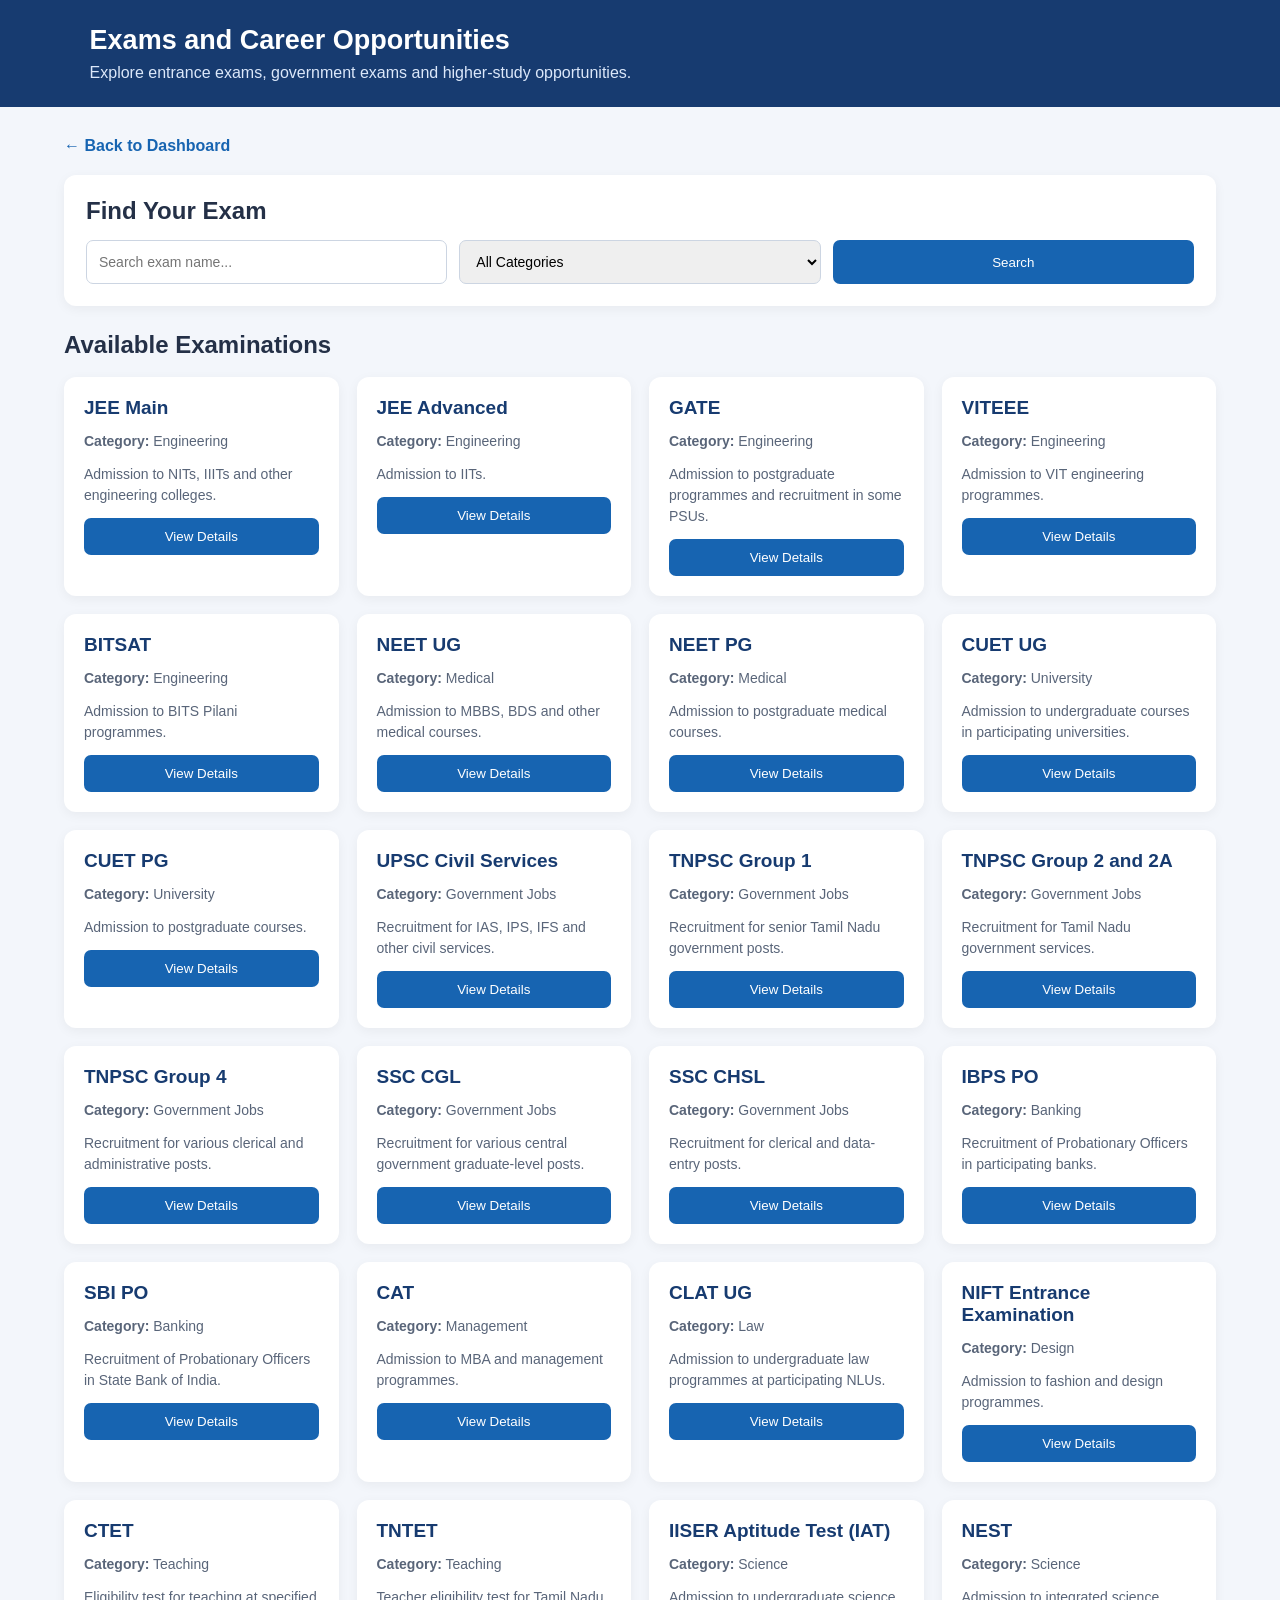
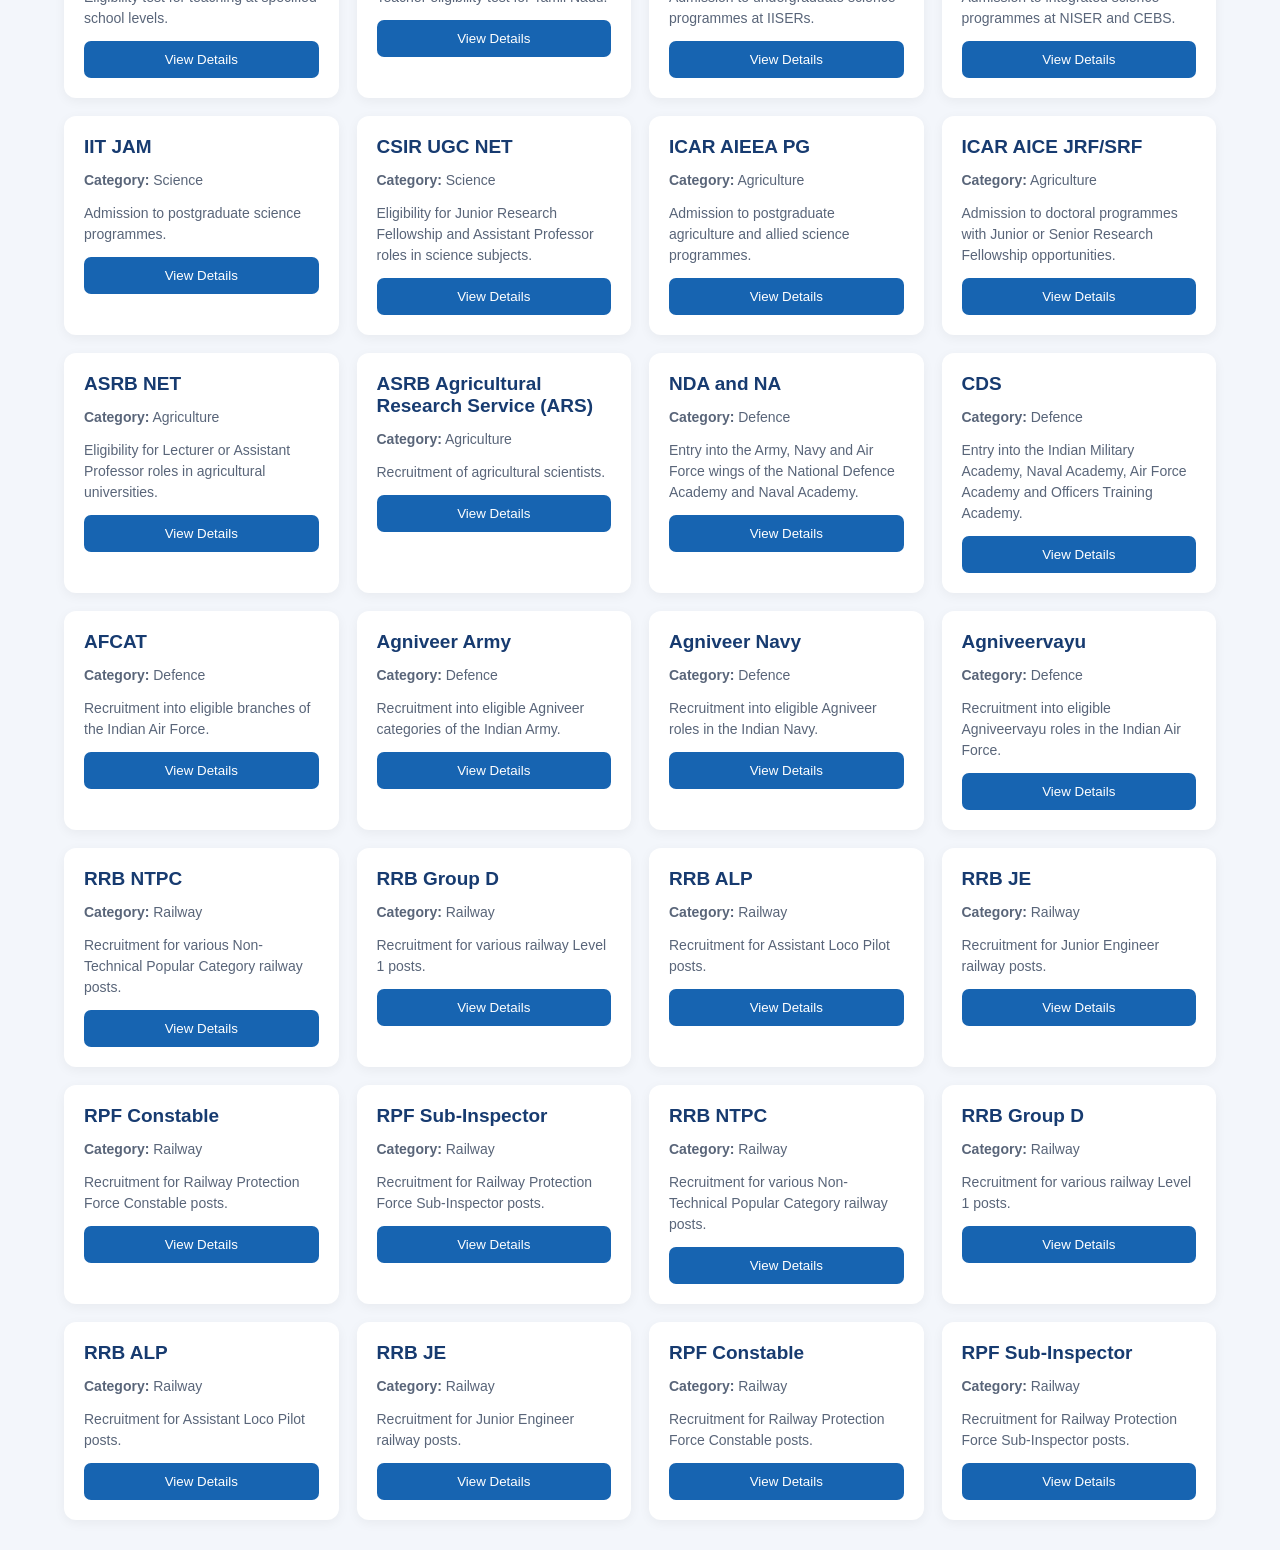
<file: templates/exams.html>
<!DOCTYPE html>
<html lang="en">
<head>
    <meta charset="UTF-8">
    <meta name="viewport" content="width=device-width, initial-scale=1.0">
    <title>Exams - Student Career Guidance</title>

    <style>
        * {
            margin: 0;
            padding: 0;
            box-sizing: border-box;
            font-family: Arial, sans-serif;
        }

        body {
            background: #f3f6fb;
            color: #243047;
        }

        header {
            background: #173b70;
            color: white;
            padding: 25px 7%;
        }

        header h1 {
            font-size: 27px;
        }

        header p {
            margin-top: 8px;
            color: #dce8fa;
        }

        .container {
            width: 90%;
            max-width: 1200px;
            margin: 30px auto;
        }

        .back-link {
            display: inline-block;
            margin-bottom: 20px;
            color: #1764b1;
            text-decoration: none;
            font-weight: bold;
        }

        .filter-box, .details-box {
            background: white;
            padding: 22px;
            border-radius: 12px;
            margin-bottom: 25px;
            box-shadow: 0 3px 12px #0000000d;
        }

        .filter-box h2 {
            margin-bottom: 15px;
        }

        .filters {
            display: grid;
            grid-template-columns: repeat(auto-fit, minmax(190px, 1fr));
            gap: 12px;
        }

        input, select {
            width: 100%;
            padding: 12px;
            border: 1px solid #ccd5e2;
            border-radius: 7px;
            font-size: 14px;
        }

        button, .view-btn {
            background: #1764b1;
            color: white;
            border: none;
            padding: 11px 17px;
            border-radius: 7px;
            cursor: pointer;
            text-decoration: none;
            display: inline-block;
        }

        button:hover, .view-btn:hover {
            background: #10477f;
        }

        .section-title {
            margin: 25px 0 18px;
        }

        .exam-grid {
            display: grid;
            grid-template-columns: repeat(auto-fit, minmax(250px, 1fr));
            gap: 18px;
        }

        .exam-card {
            background: white;
            padding: 20px;
            border-radius: 12px;
            box-shadow: 0 3px 12px #0000000d;
            display: flex;
            flex-direction: column;
            gap: 12px;
        }

        .exam-card h3 {
            color: #173b70;
            font-size: 19px;
        }

        .category {
            color: #1764b1;
            font-size: 13px;
            font-weight: bold;
        }

        .exam-card p {
            color: #596579;
            line-height: 1.5;
            font-size: 14px;
        }

        .view-btn {
            align-self: flex-start;
            margin-top: auto;
        }

        .details-box h2 {
            color: #173b70;
            margin-bottom: 10px;
        }

        .details-box > p {
            color: #596579;
            line-height: 1.6;
            margin-bottom: 15px;
        }

        .detail-item {
            padding: 14px 0;
            border-bottom: 1px solid #e5eaf1;
        }

        .detail-item:last-child {
            border-bottom: none;
        }

        .detail-item h3 {
            color: #174d91;
            font-size: 16px;
            margin-bottom: 7px;
        }

        .detail-item p {
            color: #475569;
            line-height: 1.6;
            font-size: 14px;
            overflow-wrap: anywhere;
        }

        .official-link {
            color: #1764b1;
            font-weight: bold;
        }

        .notice {
            background: #fff7df;
            padding: 14px;
            margin-top: 18px;
            border-left: 4px solid #e5a000;
            color: #72530a;
            line-height: 1.5;
            font-size: 13px;
        }

        .empty-message {
            background: white;
            padding: 25px;
            border-radius: 10px;
            text-align: center;
            color: #64748b;
        }

        @media(max-width: 600px) {
            .container {
                width: 92%;
            }

            header {
                padding: 20px 5%;
            }
        }
    </style>
</head>

<body>

<header>
    <h1>Exams and Career Opportunities</h1>
    <p>Explore entrance exams, government exams and higher-study opportunities.</p>
</header>

<div class="container">

    <a href="{{ url_for('dashboard') }}" class="back-link">
        ← Back to Dashboard
    </a>

    <div id="examList">

        <div class="filter-box">
            <h2>Find Your Exam</h2>

            <div class="filters">

                <input type="text"
                       id="searchInput"
                       placeholder="Search exam name...">

                <select id="categoryFilter">
                    <option value="">All Categories</option>
                    <option>Engineering</option>
                    <option>Medical</option>
                    <option>Science</option>
                    <option>University</option>
                    <option>Government Jobs</option>
                    <option>Banking</option>
                    <option>Railway</option>
                    <option>Management</option>
                    <option>Law</option>
                    <option>Design</option>
                    <option>Agriculture</option>
                    <option>Teaching</option>
                    <option>Defence</option>
                    <option>Other</option>
                </select>

                <button onclick="displayExams()">Search</button>

            </div>
        </div>

        <h2 class="section-title">Available Examinations</h2>

        <div class="exam-grid" id="examCards"></div>

    </div>

    <div id="examDetails" style="display:none;"></div>

</div>

<script>

// PART 5B EXAM DATA WILL BE ADDED HERE
const exams = [
    {
        name: "JEE Main",
        category: "Engineering",
        purpose: "Admission to NITs, IIITs and other engineering colleges.",
        eligibility: "Candidates who passed or are appearing for Class 12.",
        qualification: "Class 12 with required subjects.",
        age: "No fixed age limit; attempt rules apply.",
        subjects: "Physics, Chemistry, Mathematics.",
        pattern: "Computer-based examination with objective questions.",
        selection: "Based on JEE Main rank and counselling.",
        authority: "National Testing Agency (NTA).",
        website: "https://jeemain.nta.nic.in/"
    },
    {
        name: "JEE Advanced",
        category: "Engineering",
        purpose: "Admission to IITs.",
        eligibility: "Candidates who qualify JEE Main and meet other criteria.",
        qualification: "Class 12 or equivalent with required subjects.",
        age: "As specified in the official notification.",
        subjects: "Physics, Chemistry, Mathematics.",
        pattern: "Computer-based examination with multiple question types.",
        selection: "Based on JEE Advanced rank.",
        authority: "IIT conducting the examination.",
        website: "https://jeeadv.ac.in/"
    },
    {
        name: "GATE",
        category: "Engineering",
        purpose: "Admission to postgraduate programmes and recruitment in some PSUs.",
        eligibility: "Eligible undergraduate students and graduates.",
        qualification: "Relevant degree in Engineering, Science, Technology or related fields.",
        age: "No age limit.",
        subjects: "Subject-specific syllabus and General Aptitude.",
        pattern: "Computer-based examination.",
        selection: "GATE score and institute or employer requirements.",
        authority: "IISc and IITs.",
        website: "https://gate2027.iitg.ac.in/"
    },
    {
        name: "VITEEE",
        category: "Engineering",
        purpose: "Admission to VIT engineering programmes.",
        eligibility: "Candidates who meet VIT admission requirements.",
        qualification: "Class 12 with required subjects.",
        age: "As specified in the admission notification.",
        subjects: "Physics, Chemistry, Mathematics or Biology, English and Aptitude.",
        pattern: "Computer-based examination.",
        selection: "Entrance score and counselling.",
        authority: "Vellore Institute of Technology.",
        website: "https://viteee.vit.ac.in/"
    },
    {
        name: "BITSAT",
        category: "Engineering",
        purpose: "Admission to BITS Pilani programmes.",
        eligibility: "Candidates satisfying BITS admission requirements.",
        qualification: "Class 12 with required subjects.",
        age: "As specified in the official notification.",
        subjects: "Physics, Chemistry, Mathematics, English and Logical Reasoning.",
        pattern: "Computer-based examination.",
        selection: "BITSAT score and admission process.",
        authority: "BITS Pilani.",
        website: "https://www.bitsadmission.com/"
    },
    {
        name: "NEET UG",
        category: "Medical",
        purpose: "Admission to MBBS, BDS and other medical courses.",
        eligibility: "Candidates meeting the NEET eligibility criteria.",
        qualification: "Class 12 with Physics, Chemistry and Biology/Biotechnology and English.",
        age: "Minimum age is generally 17 years by the prescribed date.",
        subjects: "Physics, Chemistry and Biology.",
        pattern: "Pen-and-paper examination with objective questions.",
        selection: "NEET score, merit list and counselling.",
        authority: "National Testing Agency (NTA).",
        website: "https://exams.nta.nic.in/neet-ug/"
    },
    {
        name: "NEET PG",
        category: "Medical",
        purpose: "Admission to postgraduate medical courses.",
        eligibility: "Candidates meeting the current NEET PG criteria.",
        qualification: "MBBS degree and required internship completion.",
        age: "No fixed upper age limit.",
        subjects: "MBBS-level medical subjects.",
        pattern: "Computer-based examination.",
        selection: "Score, merit list and counselling.",
        authority: "National Board of Examinations in Medical Sciences.",
        website: "https://natboard.edu.in/"
    },
    {
        name: "CUET UG",
        category: "University",
        purpose: "Admission to undergraduate courses in participating universities.",
        eligibility: "Class 12 passed or appearing candidates, subject to university rules.",
        qualification: "Class 12 or equivalent.",
        age: "Depends on the university and course.",
        subjects: "Language, domain subjects and General Aptitude Test as applicable.",
        pattern: "Computer-based examination.",
        selection: "CUET score and university admission criteria.",
        authority: "National Testing Agency (NTA).",
        website: "https://exams.nta.nic.in/cuet-ug/"
    },
    {
        name: "CUET PG",
        category: "University",
        purpose: "Admission to postgraduate courses.",
        eligibility: "Candidates meeting the participating university requirements.",
        qualification: "Relevant bachelor's degree.",
        age: "Depends on the university.",
        subjects: "Subject-specific syllabus.",
        pattern: "Computer-based examination.",
        selection: "CUET PG score and university admission process.",
        authority: "National Testing Agency (NTA).",
        website: "https://exams.nta.nic.in/cuet-pg/"
    },{
        name: "UPSC Civil Services",
        category: "Government Jobs",
        purpose: "Recruitment for IAS, IPS, IFS and other civil services.",
        eligibility: "Eligible Indian citizens as per notification.",
        qualification: "Recognised bachelor's degree.",
        age: "Generally 21–32 years for General category, with relaxations.",
        subjects: "General Studies, CSAT, current affairs and optional subject.",
        pattern: "Preliminary, Main and Interview.",
        selection: "Prelims, Mains and Personality Test.",
        authority: "Union Public Service Commission.",
        website: "https://upsc.gov.in/"
    },
    {
        name: "TNPSC Group 1",
        category: "Government Jobs",
        purpose: "Recruitment for senior Tamil Nadu government posts.",
        eligibility: "Candidates meeting the post-specific rules.",
        qualification: "Generally a bachelor's degree.",
        age: "Varies by post and category.",
        subjects: "General Studies, Aptitude and relevant topics.",
        pattern: "Preliminary, Main and Interview.",
        selection: "Prelims, Mains and Interview.",
        authority: "Tamil Nadu Public Service Commission.",
        website: "https://www.tnpsc.gov.in/"
    },
    {
        name: "TNPSC Group 2 and 2A",
        category: "Government Jobs",
        purpose: "Recruitment for Tamil Nadu government services.",
        eligibility: "As specified for each post.",
        qualification: "Degree or other specified qualification.",
        age: "Varies by post and category.",
        subjects: "General Studies, Aptitude and General Tamil or English.",
        pattern: "Written examination; selection stages vary by post.",
        selection: "Written examination and other required stages.",
        authority: "Tamil Nadu Public Service Commission.",
        website: "https://www.tnpsc.gov.in/"
    },
    {
        name: "TNPSC Group 4",
        category: "Government Jobs",
        purpose: "Recruitment for various clerical and administrative posts.",
        eligibility: "Candidates meeting post-specific requirements.",
        qualification: "Generally SSLC or equivalent for many posts.",
        age: "Varies by post and category.",
        subjects: "General Studies, Aptitude and General Tamil or English.",
        pattern: "Written objective examination.",
        selection: "Written examination and certificate verification.",
        authority: "Tamil Nadu Public Service Commission.",
        website: "https://www.tnpsc.gov.in/"
    },
    {
        name: "SSC CGL",
        category: "Government Jobs",
        purpose: "Recruitment for various central government graduate-level posts.",
        eligibility: "Candidates meeting the post-specific criteria.",
        qualification: "Bachelor's degree.",
        age: "Usually 18–32 years, depending on the post.",
        subjects: "Reasoning, General Awareness, Quantitative Aptitude and English.",
        pattern: "Computer-based examination in tiers.",
        selection: "Tier examinations and document verification.",
        authority: "Staff Selection Commission.",
        website: "https://ssc.gov.in/"
    },
    {
        name: "SSC CHSL",
        category: "Government Jobs",
        purpose: "Recruitment for clerical and data-entry posts.",
        eligibility: "Candidates meeting the notification criteria.",
        qualification: "Class 12 or equivalent.",
        age: "Usually 18–27 years, with applicable relaxations.",
        subjects: "Reasoning, General Awareness, Quantitative Aptitude and English.",
        pattern: "Computer-based examination and skill or typing test as applicable.",
        selection: "Written examination and required skill tests.",
        authority: "Staff Selection Commission.",
        website: "https://ssc.gov.in/"
    },
    {
        name: "IBPS PO",
        category: "Banking",
        purpose: "Recruitment of Probationary Officers in participating banks.",
        eligibility: "Candidates meeting IBPS notification criteria.",
        qualification: "Bachelor's degree.",
        age: "Usually 20–30 years, with applicable relaxations.",
        subjects: "Reasoning, Quantitative Aptitude, English and Banking Awareness.",
        pattern: "Preliminary, Main and Interview.",
        selection: "Prelims, Mains and Interview.",
        authority: "Institute of Banking Personnel Selection.",
        website: "https://www.ibps.in/"
    },
    {
        name: "SBI PO",
        category: "Banking",
        purpose: "Recruitment of Probationary Officers in State Bank of India.",
        eligibility: "Candidates meeting SBI notification criteria.",
        qualification: "Bachelor's degree.",
        age: "Usually 21–30 years, with applicable relaxations.",
        subjects: "Reasoning, Data Analysis, English and General Awareness.",
        pattern: "Preliminary, Main and Interview-related stages.",
        selection: "Prelims, Mains and final selection stages.",
        authority: "State Bank of India.",
        website: "https://sbi.co.in/web/careers"
    },
    {
        name: "CAT",
        category: "Management",
        purpose: "Admission to MBA and management programmes.",
        eligibility: "Candidates meeting participating institute criteria.",
        qualification: "Bachelor's degree with required marks.",
        age: "No age limit.",
        subjects: "Verbal Ability, Reading Comprehension, Data Interpretation, Logical Reasoning and Quantitative Aptitude.",
        pattern: "Computer-based examination.",
        selection: "CAT score, written assessment, interview and institute criteria.",
        authority: "IIMs.",
        website: "https://iimcat.ac.in/"
    },
    {
        name: "CLAT UG",
        category: "Law",
        purpose: "Admission to undergraduate law programmes at participating NLUs.",
        eligibility: "Candidates meeting CLAT eligibility rules.",
        qualification: "Class 12 or equivalent.",
        age: "No upper age limit under current general rules.",
        subjects: "English, Current Affairs, Legal Reasoning, Logical Reasoning and Quantitative Techniques.",
        pattern: "Objective examination.",
        selection: "CLAT rank and counselling.",
        authority: "Consortium of National Law Universities.",
        website: "https://consortiumofnlus.ac.in/"
    },
    {
        name: "NIFT Entrance Examination",
        category: "Design",
        purpose: "Admission to fashion and design programmes.",
        eligibility: "Depends on the programme.",
        qualification: "Class 12 for undergraduate programmes.",
        age: "Depends on programme and admission notification.",
        subjects: "Creative Ability, General Ability and other programme-specific areas.",
        pattern: "Written tests and practical or interview stages as applicable.",
        selection: "Entrance tests and further selection stages.",
        authority: "National Institute of Fashion Technology.",
        website: "https://www.nift.ac.in/"
    },
    {
        name: "CTET",
        category: "Teaching",
        purpose: "Eligibility test for teaching at specified school levels.",
        eligibility: "Candidates meeting teacher education requirements.",
        qualification: "D.El.Ed, B.Ed or other NCTE-recognised qualifications as applicable.",
        age: "No fixed upper age limit.",
        subjects: "Child Development, Languages, Mathematics, Environmental Studies and subject areas.",
        pattern: "Objective examination with Paper I and Paper II.",
        selection: "Qualifying marks as specified by the authority.",
        authority: "Central Board of Secondary Education.",
        website: "https://ctet.nic.in/"
    },
    {
        name: "TNTET",
        category: "Teaching",
        purpose: "Teacher eligibility test for Tamil Nadu.",
        eligibility: "Candidates meeting the prescribed teacher education criteria.",
        qualification: "Relevant teacher education qualification.",
        age: "As specified in the notification.",
        subjects: "Child Development, Languages, Mathematics, Science or Social Science.",
        pattern: "Paper I and Paper II.",
        selection: "Qualifying examination.",
        authority: "Teachers Recruitment Board, Tamil Nadu.",
        website: "https://trb.tn.gov.in/"
    },
    {
        name: "IISER Aptitude Test (IAT)",
        category: "Science",
        purpose: "Admission to undergraduate science programmes at IISERs.",
        eligibility: "Candidates meeting the current IISER admission rules.",
        qualification: "Class 12 with required science subjects.",
        age: "As specified in the admission notification.",
        subjects: "Biology, Chemistry, Mathematics and Physics.",
        pattern: "Computer-based objective examination.",
        selection: "IAT score and counselling.",
        authority: "IISER admission authority.",
        website: "https://iiseradmission.in/"
    },
    {
        name: "NEST",
        category: "Science",
        purpose: "Admission to integrated science programmes at NISER and CEBS.",
        eligibility: "Candidates meeting the NEST eligibility rules.",
        qualification: "Class 12 with science subjects.",
        age: "As specified in the notification.",
        subjects: "Biology, Chemistry, Mathematics and Physics.",
        pattern: "Computer-based examination.",
        selection: "NEST merit list and admission process.",
        authority: "NISER and UM-DAE CEBS.",
        website: "https://www.nestexam.in/"
    },
    {
        name: "IIT JAM",
        category: "Science",
        purpose: "Admission to postgraduate science programmes.",
        eligibility: "Candidates meeting the JAM admission requirements.",
        qualification: "Bachelor's degree.",
        age: "No age limit.",
        subjects: "Mathematics, Physics, Chemistry, Biotechnology and other available papers.",
        pattern: "Computer-based examination.",
        selection: "JAM score and admission process.",
        authority: "IIT conducting the examination.",
        website: "https://jam2027.iitb.ac.in/"
    },
    {
        name: "CSIR UGC NET",
        category: "Science",
        purpose: "Eligibility for Junior Research Fellowship and Assistant Professor roles in science subjects.",
        eligibility: "Candidates meeting the CSIR NET criteria.",
        qualification: "Relevant postgraduate degree or eligible equivalent qualification.",
        age: "Age limit applies for JRF; rules differ for other categories.",
        subjects: "Life Sciences, Chemical Sciences, Physical Sciences, Mathematical Sciences and Earth Sciences.",
        pattern: "Computer-based examination.",
        selection: "Examination score and applicable eligibility criteria.",
        authority: "National Testing Agency and CSIR.",
        website: "https://csirnet.nta.ac.in/"
    },{
        name: "ICAR AIEEA PG",
        category: "Agriculture",
        purpose: "Admission to postgraduate agriculture and allied science programmes.",
        eligibility: "Candidates meeting ICAR admission requirements.",
        qualification: "Relevant bachelor's degree.",
        age: "As specified in the admission notification.",
        subjects: "Agriculture and allied subject-specific topics.",
        pattern: "Computer-based examination.",
        selection: "Entrance score and counselling.",
        authority: "National Testing Agency / ICAR.",
        website: "https://exams.nta.nic.in/"
    },
    {
        name: "ICAR AICE JRF/SRF",
        category: "Agriculture",
        purpose: "Admission to doctoral programmes with Junior or Senior Research Fellowship opportunities.",
        eligibility: "Candidates meeting the current ICAR fellowship criteria.",
        qualification: "Relevant postgraduate degree.",
        age: "As specified in the official notification.",
        subjects: "Agriculture and allied research subjects.",
        pattern: "As specified in the examination notification.",
        selection: "Entrance examination and applicable admission criteria.",
        authority: "Indian Council of Agricultural Research.",
        website: "https://icar.org.in/"
    },
    {
        name: "ASRB NET",
        category: "Agriculture",
        purpose: "Eligibility for Lecturer or Assistant Professor roles in agricultural universities.",
        eligibility: "Candidates meeting ASRB eligibility rules.",
        qualification: "Relevant master's degree.",
        age: "No upper age limit generally; check notification.",
        subjects: "Agriculture and allied science subjects.",
        pattern: "Computer-based examination.",
        selection: "Qualifying examination.",
        authority: "Agricultural Scientists Recruitment Board.",
        website: "https://asrb.org.in/"
    },
    {
        name: "ASRB Agricultural Research Service (ARS)",
        category: "Agriculture",
        purpose: "Recruitment of agricultural scientists.",
        eligibility: "Candidates meeting ARS recruitment requirements.",
        qualification: "Relevant postgraduate qualification.",
        age: "As specified in the recruitment notification.",
        subjects: "Agriculture and allied research subjects.",
        pattern: "Preliminary and main examination stages as notified.",
        selection: "Written examination and interview.",
        authority: "Agricultural Scientists Recruitment Board.",
        website: "https://asrb.org.in/"
    },{
        name: "NDA and NA",
        category: "Defence",
        purpose: "Entry into the Army, Navy and Air Force wings of the National Defence Academy and Naval Academy.",
        eligibility: "Candidates meeting UPSC eligibility conditions.",
        qualification: "Class 12; Physics and Mathematics are required for specified Navy and Air Force entries.",
        age: "As specified in the UPSC notification.",
        subjects: "Mathematics and General Ability Test.",
        pattern: "Written examination followed by SSB interview.",
        selection: "Written exam, SSB interview and medical examination.",
        authority: "Union Public Service Commission.",
        website: "https://upsc.gov.in/"
    },
    {
        name: "CDS",
        category: "Defence",
        purpose: "Entry into the Indian Military Academy, Naval Academy, Air Force Academy and Officers Training Academy.",
        eligibility: "Candidates meeting academy-specific eligibility rules.",
        qualification: "Degree; specific qualifications apply for Naval and Air Force entries.",
        age: "As specified in the UPSC notification.",
        subjects: "English, General Knowledge and Elementary Mathematics; papers vary by academy.",
        pattern: "Written examination followed by SSB interview.",
        selection: "Written exam, SSB interview and medical examination.",
        authority: "Union Public Service Commission.",
        website: "https://upsc.gov.in/"
    },
    {
        name: "AFCAT",
        category: "Defence",
        purpose: "Recruitment into eligible branches of the Indian Air Force.",
        eligibility: "Candidates meeting branch-specific conditions.",
        qualification: "Graduation or relevant engineering qualification, depending on branch.",
        age: "Varies by branch and entry.",
        subjects: "General Awareness, Verbal Ability, Numerical Ability, Reasoning and Military Aptitude.",
        pattern: "Computer-based examination; further stages may apply.",
        selection: "AFCAT, AFSB testing and medical examination.",
        authority: "Indian Air Force.",
        website: "https://afcat.cdac.in/"
    },
    {
        name: "Agniveer Army",
        category: "Defence",
        purpose: "Recruitment into eligible Agniveer categories of the Indian Army.",
        eligibility: "Candidates meeting category-specific recruitment rules.",
        qualification: "Class 8, 10 or 12 depending on the post.",
        age: "As specified in the current recruitment notification.",
        subjects: "General Knowledge, General Science, Mathematics and Reasoning, depending on category.",
        pattern: "Online examination and physical recruitment stages.",
        selection: "Online test, physical tests, medical examination and document verification.",
        authority: "Indian Army.",
        website: "https://joinindianarmy.nic.in/"
    },
    {
        name: "Agniveer Navy",
        category: "Defence",
        purpose: "Recruitment into eligible Agniveer roles in the Indian Navy.",
        eligibility: "Candidates meeting the current Navy recruitment rules.",
        qualification: "Class 10 or 12 with specified subjects, depending on entry.",
        age: "As specified in the recruitment notification.",
        subjects: "Science, Mathematics, English and General Awareness, depending on entry.",
        pattern: "Computer-based examination and physical fitness stages.",
        selection: "Written test, physical fitness test and medical examination.",
        authority: "Indian Navy.",
        website: "https://joinindiannavy.gov.in/"
    },
    {
        name: "Agniveervayu",
        category: "Defence",
        purpose: "Recruitment into eligible Agniveervayu roles in the Indian Air Force.",
        eligibility: "Candidates meeting the current Air Force recruitment rules.",
        qualification: "Class 12 or relevant diploma, depending on entry.",
        age: "As specified in the recruitment notification.",
        subjects: "Physics, Mathematics and English for science entry; other subjects for non-science entry.",
        pattern: "Online examination and further selection stages.",
        selection: "Online test, physical fitness test, adaptability tests and medical examination.",
        authority: "Indian Air Force.",
        website: "https://agnipathvayu.cdac.in/"
    },
    {
        name: "RRB NTPC",
        category: "Railway",
        purpose: "Recruitment for various Non-Technical Popular Category railway posts.",
        eligibility: "Depends on the post.",
        qualification: "Class 12 or bachelor's degree, depending on the post.",
        age: "As specified in the official notification.",
        subjects: "Mathematics, General Intelligence, Reasoning and General Awareness.",
        pattern: "Computer-based examination in stages.",
        selection: "CBT, skill test or aptitude test where applicable, and document verification.",
        authority: "Railway Recruitment Boards.",
        website: "https://www.rrbcdg.gov.in/"
    },
    {
        name: "RRB Group D",
        category: "Railway",
        purpose: "Recruitment for various railway Level 1 posts.",
        eligibility: "Candidates meeting the notification requirements.",
        qualification: "Class 10 or ITI or equivalent qualification as specified.",
        age: "As specified in the official notification.",
        subjects: "Mathematics, Reasoning, General Science and General Awareness.",
        pattern: "Computer-based examination.",
        selection: "CBT, physical efficiency test, document verification and medical examination.",
        authority: "Railway Recruitment Boards.",
        website: "https://www.rrbcdg.gov.in/"
    },
    {
        name: "RRB ALP",
        category: "Railway",
        purpose: "Recruitment for Assistant Loco Pilot posts.",
        eligibility: "Candidates meeting technical qualification requirements.",
        qualification: "Matriculation with ITI or relevant engineering diploma or degree.",
        age: "As specified in the official notification.",
        subjects: "Mathematics, Reasoning, Basic Science and Engineering, and technical subjects.",
        pattern: "Computer-based tests in multiple stages.",
        selection: "CBT stages, aptitude test, document verification and medical examination.",
        authority: "Railway Recruitment Boards.",
        website: "https://www.rrbcdg.gov.in/"
    },
    {
        name: "RRB JE",
        category: "Railway",
        purpose: "Recruitment for Junior Engineer railway posts.",
        eligibility: "Candidates meeting the relevant technical requirements.",
        qualification: "Relevant engineering diploma or degree.",
        age: "As specified in the official notification.",
        subjects: "General Awareness, Physics and Chemistry, Computers, Environment and Technical Subjects.",
        pattern: "Computer-based tests in stages.",
        selection: "CBT stages, document verification and medical examination.",
        authority: "Railway Recruitment Boards.",
        website: "https://www.rrbcdg.gov.in/"
    },
    {
        name: "RPF Constable",
        category: "Railway",
        purpose: "Recruitment for Railway Protection Force Constable posts.",
        eligibility: "Candidates meeting RPF recruitment requirements.",
        qualification: "Class 10 or equivalent.",
        age: "As specified in the official notification.",
        subjects: "General Awareness, Arithmetic and General Intelligence and Reasoning.",
        pattern: "Computer-based examination.",
        selection: "CBT, physical tests, document verification and medical examination.",
        authority: "Railway Protection Force.",
        website: "https://rpf.indianrailways.gov.in/"
    },
    {
        name: "RPF Sub-Inspector",
        category: "Railway",
        purpose: "Recruitment for Railway Protection Force Sub-Inspector posts.",
        eligibility: "Candidates meeting RPF recruitment requirements.",
        qualification: "Bachelor's degree.",
        age: "As specified in the official notification.",
        subjects: "General Awareness, Arithmetic and General Intelligence and Reasoning.",
        pattern: "Computer-based examination.",
        selection: "CBT, physical tests, document verification and medical examination.",
        authority: "Railway Protection Force.",
        website: "https://rpf.indianrailways.gov.in/"
    },
    {
        name: "RRB NTPC",
        category: "Railway",
        purpose: "Recruitment for various Non-Technical Popular Category railway posts.",
        eligibility: "Depends on the post.",
        qualification: "Class 12 or bachelor's degree, depending on the post.",
        age: "As specified in the official notification.",
        subjects: "Mathematics, General Intelligence, Reasoning and General Awareness.",
        pattern: "Computer-based examination in stages.",
        selection: "CBT, skill test or aptitude test where applicable, and document verification.",
        authority: "Railway Recruitment Boards.",
        website: "https://www.rrbcdg.gov.in/"
    },
    {
        name: "RRB Group D",
        category: "Railway",
        purpose: "Recruitment for various railway Level 1 posts.",
        eligibility: "Candidates meeting the notification requirements.",
        qualification: "Class 10 or ITI or equivalent qualification as specified.",
        age: "As specified in the official notification.",
        subjects: "Mathematics, Reasoning, General Science and General Awareness.",
        pattern: "Computer-based examination.",
        selection: "CBT, physical efficiency test, document verification and medical examination.",
        authority: "Railway Recruitment Boards.",
        website: "https://www.rrbcdg.gov.in/"
    },
    {
        name: "RRB ALP",
        category: "Railway",
        purpose: "Recruitment for Assistant Loco Pilot posts.",
        eligibility: "Candidates meeting technical qualification requirements.",
        qualification: "Matriculation with ITI or relevant engineering diploma or degree.",
        age: "As specified in the official notification.",
        subjects: "Mathematics, Reasoning, Basic Science and Engineering, and technical subjects.",
        pattern: "Computer-based tests in multiple stages.",
        selection: "CBT stages, aptitude test, document verification and medical examination.",
        authority: "Railway Recruitment Boards.",
        website: "https://www.rrbcdg.gov.in/"
    },
    {
        name: "RRB JE",
        category: "Railway",
        purpose: "Recruitment for Junior Engineer railway posts.",
        eligibility: "Candidates meeting the relevant technical requirements.",
        qualification: "Relevant engineering diploma or degree.",
        age: "As specified in the official notification.",
        subjects: "General Awareness, Physics and Chemistry, Computers, Environment and Technical Subjects.",
        pattern: "Computer-based tests in stages.",
        selection: "CBT stages, document verification and medical examination.",
        authority: "Railway Recruitment Boards.",
        website: "https://www.rrbcdg.gov.in/"
    },
    {
        name: "RPF Constable",
        category: "Railway",
        purpose: "Recruitment for Railway Protection Force Constable posts.",
        eligibility: "Candidates meeting RPF recruitment requirements.",
        qualification: "Class 10 or equivalent.",
        age: "As specified in the official notification.",
        subjects: "General Awareness, Arithmetic and General Intelligence and Reasoning.",
        pattern: "Computer-based examination.",
        selection: "CBT, physical tests, document verification and medical examination.",
        authority: "Railway Protection Force.",
        website: "https://rpf.indianrailways.gov.in/"
    },
    {
        name: "RPF Sub-Inspector",
        category: "Railway",
        purpose: "Recruitment for Railway Protection Force Sub-Inspector posts.",
        eligibility: "Candidates meeting RPF recruitment requirements.",
        qualification: "Bachelor's degree.",
        age: "As specified in the official notification.",
        subjects: "General Awareness, Arithmetic and General Intelligence and Reasoning.",
        pattern: "Computer-based examination.",
        selection: "CBT, physical tests, document verification and medical examination.",
        authority: "Railway Protection Force.",
        website: "https://rpf.indianrailways.gov.in/"
    },
];


// End of exam data

// PART 5C DISPLAY FUNCTIONS WILL BE ADDED HERE
function displayExams() {
    const searchValue = document
        .getElementById("searchInput")
        .value.toLowerCase();

    const selectedCategory = document
        .getElementById("categoryFilter")
        .value;

    const examCards = document.getElementById("examCards");

    const filteredExams = exams.filter(exam => {
        const matchesName = exam.name
            .toLowerCase()
            .includes(searchValue);

        const matchesCategory =
            selectedCategory === "" ||
            exam.category === selectedCategory;

        return matchesName && matchesCategory;
    });

    examCards.innerHTML = "";

    if (filteredExams.length === 0) {
        examCards.innerHTML = "<p>No exams found.</p>";
        return;
    }

    filteredExams.forEach(exam => {
        const originalIndex = exams.indexOf(exam);

        examCards.innerHTML += `
            <div class="exam-card">
                <h3>${exam.name}</h3>
                <p><strong>Category:</strong> ${exam.category}</p>
                <p>${exam.purpose}</p>

                <button onclick="viewExam(${originalIndex})">
                    View Details
                </button>
            </div>
        `;
    });
}function viewExam(index) {
    const exam = exams[index];

    if (!exam) return;

    document.getElementById("examCards").style.display = "none";

    const details = document.getElementById("examDetails");

    details.style.display = "block";

    details.innerHTML = `
        <h2>${exam.name}</h2>

        <p><strong>Category:</strong> ${exam.category}</p>

        <p><strong>Purpose:</strong> ${exam.purpose}</p>

        <p><strong>Eligibility:</strong> ${exam.eligibility}</p>

        <p><strong>Educational Qualification:</strong> ${exam.qualification}</p>

        <p><strong>Age Limit:</strong> ${exam.age}</p>

        <p><strong>Subjects:</strong> ${exam.subjects}</p>

        <p><strong>Exam Pattern:</strong> ${exam.pattern}</p>

        <p><strong>Selection Process:</strong> ${exam.selection}</p>

        <p><strong>Conducting Authority:</strong> ${exam.authority}</p>

        <p>
            <strong>Official Website:</strong>
            <a href="${exam.website}" target="_blank" rel="noopener noreferrer">
                Visit Official Website
            </a>
        </p>

        <button onclick="backToExams()">Back to Exams</button>
    `;
}
function backToExams() {
    document.getElementById("examDetails").style.display = "none";
    document.getElementById("examCards").style.display = "grid";
}

displayExams();

</script>

</body>
</html>
</file>
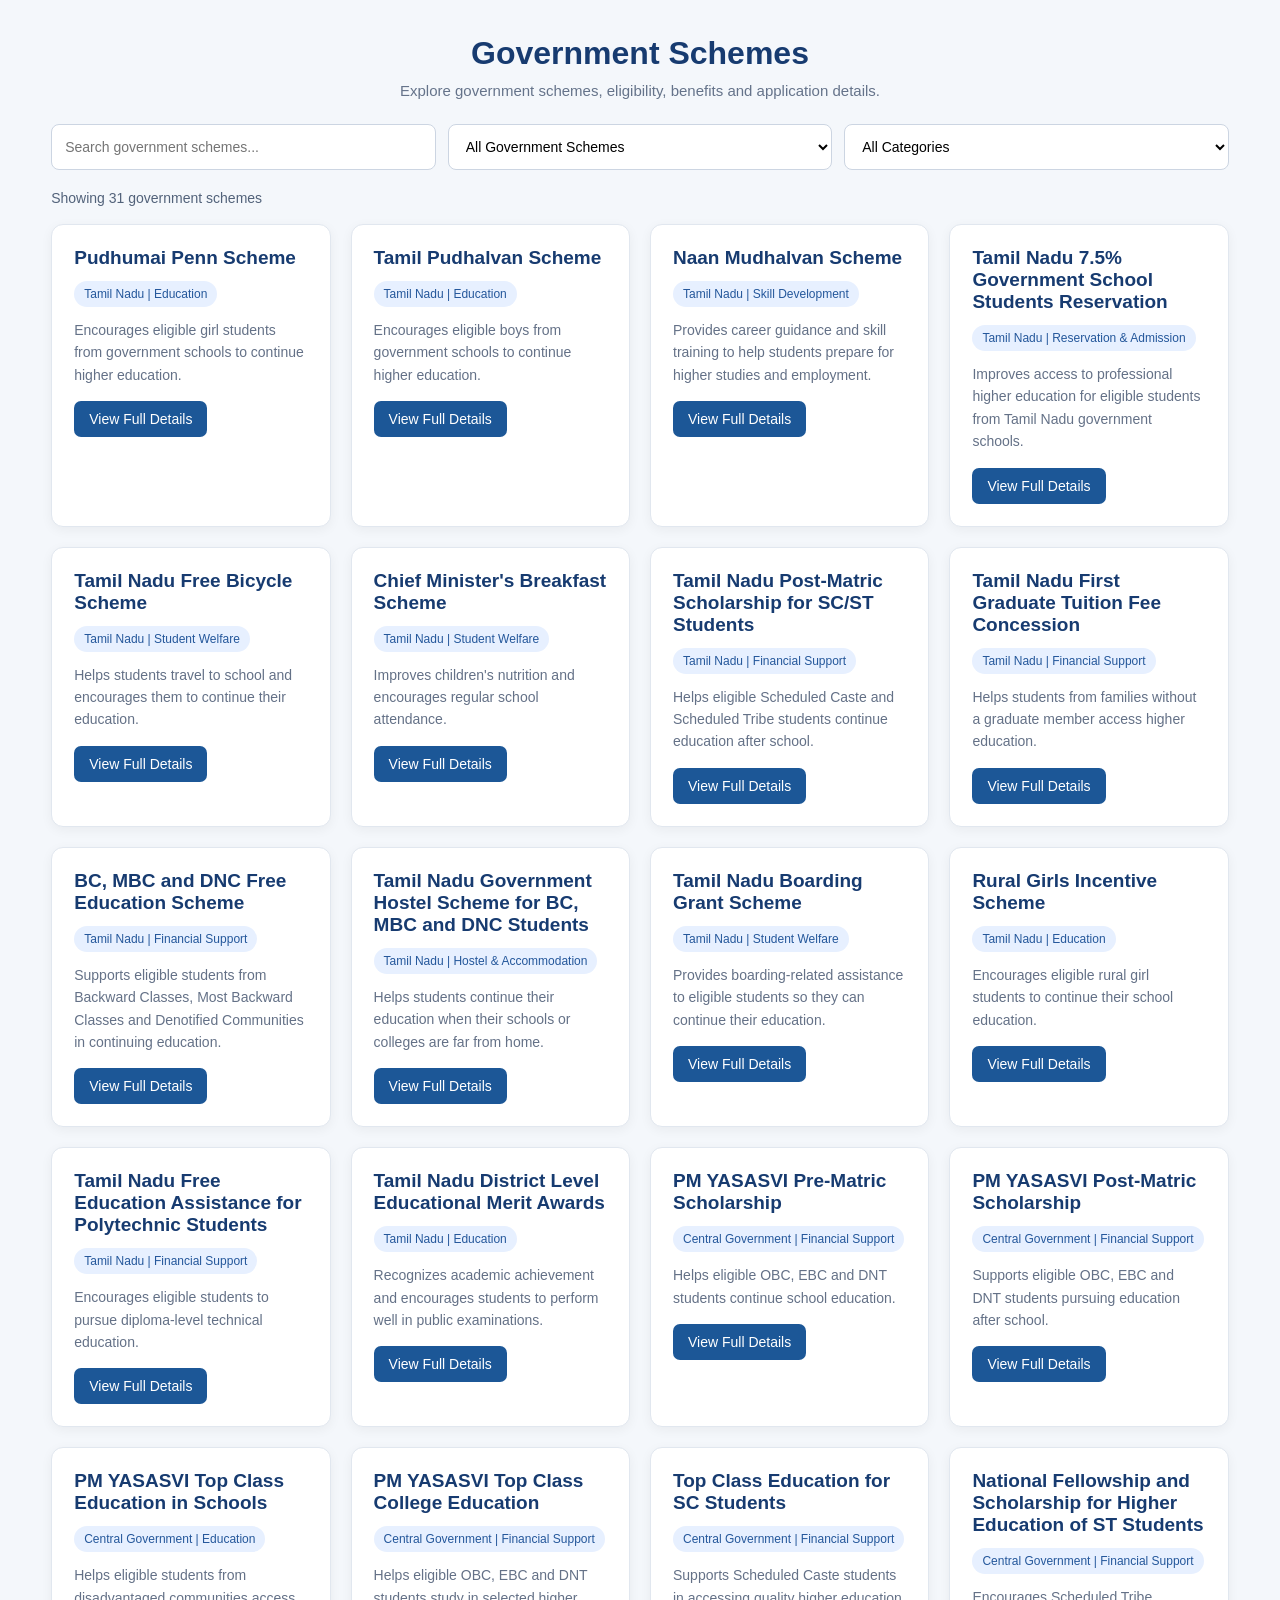
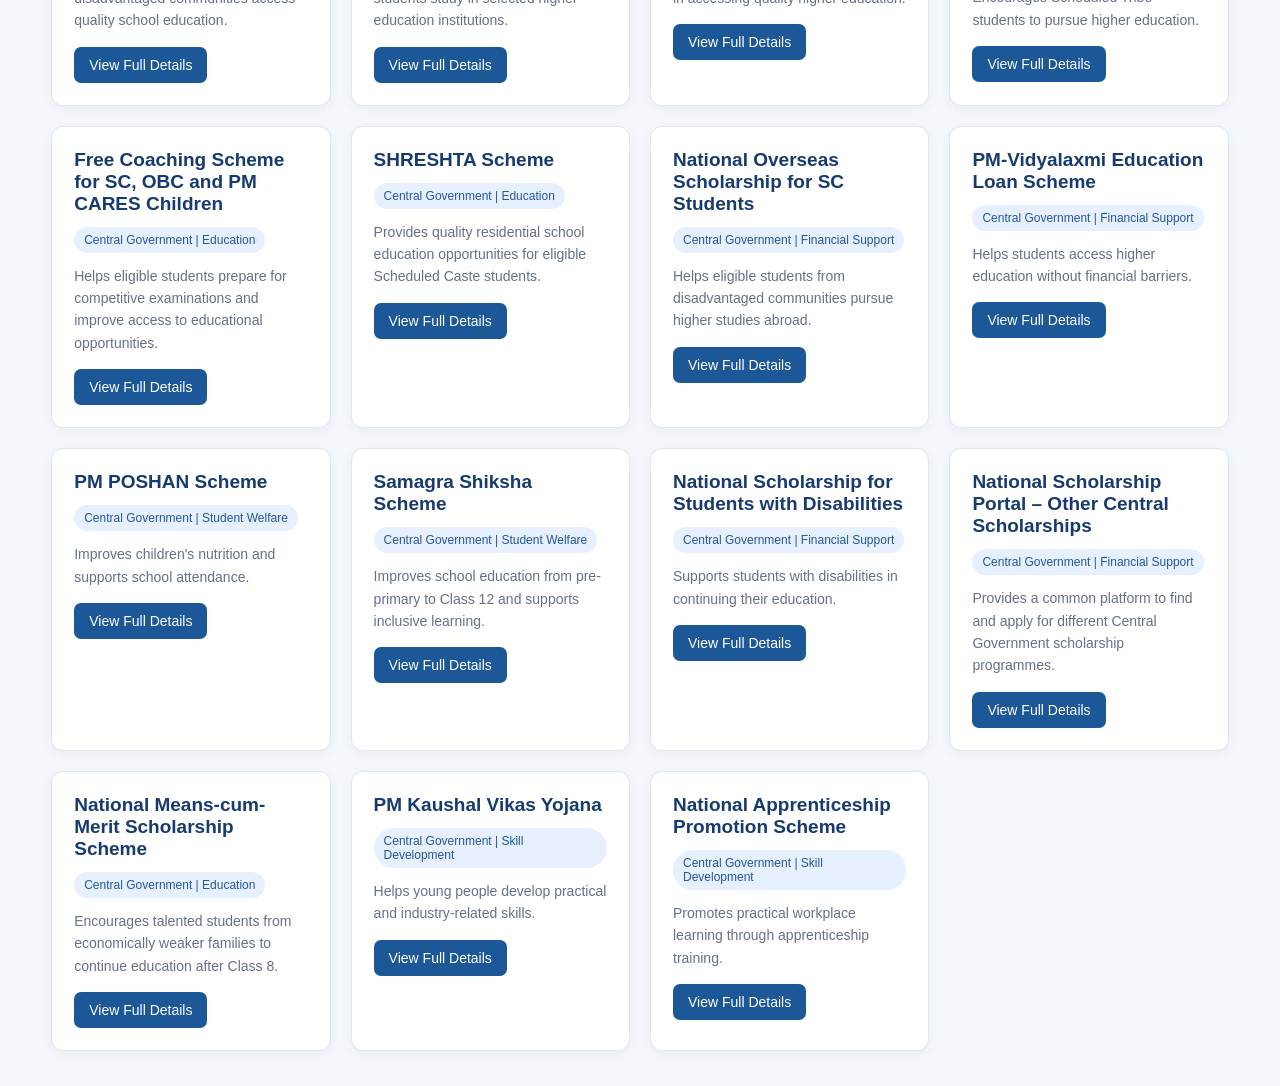
<file: templates/schemes.html>
<!DOCTYPE html>
<html lang="en">
<head>
    <meta charset="UTF-8">
    <meta name="viewport" content="width=device-width, initial-scale=1.0">
    <title>Government Schemes</title>

    <style>
        * {
            margin: 0;
            padding: 0;
            box-sizing: border-box;
            font-family: Arial, sans-serif;
        }

        body {
            background: #f4f7fb;
            color: #243047;
        }

        .scheme-container {
            width: 92%;
            max-width: 1200px;
            margin: 35px auto;
        }

        .scheme-header {
            text-align: center;
            margin-bottom: 25px;
        }

        .scheme-header h1 {
            color: #173b70;
            font-size: 32px;
            margin-bottom: 10px;
        }

        .scheme-header p {
            color: #65738a;
            font-size: 15px;
        }

        .scheme-filters {
            display: flex;
            gap: 12px;
            flex-wrap: wrap;
            margin-bottom: 20px;
        }

        .scheme-filters input,
        .scheme-filters select {
            flex: 1;
            min-width: 180px;
            padding: 13px;
            border: 1px solid #ccd5e2;
            border-radius: 8px;
            background: white;
            font-size: 14px;
        }

        .scheme-count {
            margin-bottom: 18px;
            color: #52627a;
            font-size: 14px;
        }

        .scheme-grid {
            display: grid;
            grid-template-columns: repeat(auto-fit, minmax(260px, 1fr));
            gap: 20px;
        }

        .scheme-card {
            background: white;
            padding: 22px;
            border-radius: 12px;
            border: 1px solid #e1e7ef;
            box-shadow: 0 3px 12px rgba(0, 0, 0, 0.05);
        }

        .scheme-card h3 {
            color: #173b70;
            font-size: 19px;
            margin-bottom: 12px;
        }

        .scheme-tag {
            display: inline-block;
            background: #e7f0ff;
            color: #24579b;
            padding: 6px 10px;
            border-radius: 20px;
            font-size: 12px;
            margin-bottom: 12px;
        }

        .scheme-card p {
            color: #647187;
            font-size: 14px;
            line-height: 1.6;
            margin-bottom: 15px;
        }

        .scheme-btn {
            display: inline-block;
            background: #1c5797;
            color: white;
            padding: 10px 15px;
            border: none;
            border-radius: 7px;
            text-decoration: none;
            cursor: pointer;
            font-size: 14px;
        }

        .scheme-btn:hover {
            background: #123d70;
        }

        .scheme-empty {
            display: none;
            text-align: center;
            padding: 30px;
            color: #68758a;
        }

        .scheme-modal {
            display: none;
            position: fixed;
            z-index: 1000;
            inset: 0;
            background: rgba(0, 0, 0, 0.6);
            overflow-y: auto;
            padding: 25px 12px;
        }

        .scheme-modal-content {
            background: white;
            width: 95%;
            max-width: 700px;
            margin: 30px auto;
            padding: 25px;
            border-radius: 12px;
            position: relative;
        }

        .scheme-close {
            position: absolute;
            top: 12px;
            right: 18px;
            font-size: 28px;
            border: none;
            background: none;
            cursor: pointer;
            color: #52627a;
        }

        .scheme-modal-content h2 {
            color: #173b70;
            margin: 10px 35px 20px 0;
        }

        .scheme-detail-section {
            margin: 18px 0;
            padding-bottom: 12px;
            border-bottom: 1px solid #e5eaf1;
        }

        .scheme-detail-section h3 {
            color: #24579b;
            font-size: 16px;
            margin-bottom: 7px;
        }

        .scheme-detail-section p {
            color: #52627a;
            line-height: 1.6;
            font-size: 14px;
        }

        .scheme-actions {
            margin-top: 20px;
        }

        @media (max-width: 600px) {
            .scheme-container {
                width: 94%;
                margin: 22px auto;
            }

            .scheme-header h1 {
                font-size: 25px;
            }

            .scheme-modal-content {
                padding: 20px;
            }
        }
    </style>
</head>

<body>

    <div class="scheme-container">

        <div class="scheme-header">
            <h1>Government Schemes</h1>
            <p>Explore government schemes, eligibility, benefits and application details.</p>
        </div>

        <div class="scheme-filters">

            <input
                type="text"
                id="schemeSearch"
                placeholder="Search government schemes..."
            >

            <select id="regionFilter">
                <option value="all">All Government Schemes</option>
                <option value="Tamil Nadu">Tamil Nadu</option>
                <option value="Central Government">Central Government</option>
            </select>

            <select id="categoryFilter">
                <option value="all">All Categories</option>
                <option value="Education">Education</option>
                <option value="Student Welfare">Student Welfare</option>
                <option value="Skill Development">Skill Development</option>
                <option value="Financial Support">Financial Support</option>
                <option value="Reservation & Admission">Reservation & Admission</option>
                <option value="Hostel & Accommodation">Hostel & Accommodation</option>
            </select>

        </div>

        <p class="scheme-count" id="schemeCount"></p>

        <div class="scheme-grid" id="schemeGrid"></div>

        <div class="scheme-empty" id="schemeEmpty">
            No schemes found. Try another search.
        </div>

    </div>

    <div class="scheme-modal" id="schemeModal">

        <div class="scheme-modal-content">

            <button class="scheme-close" onclick="closeScheme()">
                &times;
            </button>

            <div id="schemeDetails"></div>

        </div>

    </div>

    <script>

        const schemes = [

    {
        name: "Pudhumai Penn Scheme",
        region: "Tamil Nadu",
        category: "Education",
        purpose: "Encourages eligible girl students from government schools to continue higher education.",
        eligibility: "Eligible girls who studied Classes 6 to 12 in Tamil Nadu government schools and are pursuing higher education, subject to scheme rules.",
        benefits: "Monthly financial assistance of Rs. 1,000, subject to current eligibility rules.",
        documents: "Aadhaar, school study records, college admission proof and bank account details.",
        apply: "Apply through the college and the official scheme process.",
        url: "https://penkalvi.tn.gov.in/"
    },
    {
        name: "Tamil Pudhalvan Scheme",
        region: "Tamil Nadu",
        category: "Education",
        purpose: "Encourages eligible boys from government schools to continue higher education.",
        eligibility: "Eligible boys who studied Classes 6 to 12 in Tamil Nadu government schools and are pursuing higher education.",
        benefits: "Monthly financial assistance of Rs. 1,000, subject to scheme conditions.",
        documents: "Aadhaar, school study records, college admission proof and bank account details.",
        apply: "Apply through the college and the official scheme process.",
        url: "https://www.tn.gov.in/"
    },
    {
        name: "Naan Mudhalvan Scheme",
        region: "Tamil Nadu",
        category: "Skill Development",
        purpose: "Provides career guidance and skill training to help students prepare for higher studies and employment.",
        eligibility: "Students in participating schools, colleges and educational institutions.",
        benefits: "Skill courses, career guidance, learning resources and eligible certification opportunities.",
        documents: "Student details and institution information required by the platform.",
        apply: "Explore available courses through the official portal.",
        url: "https://naanmudhalvan.tn.gov.in/"
    },
    {
        name: "Tamil Nadu 7.5% Government School Students Reservation",
        region: "Tamil Nadu",
        category: "Reservation & Admission",
        purpose: "Improves access to professional higher education for eligible students from Tamil Nadu government schools.",
        eligibility: "Students who studied Classes 6 to 12 in eligible Tamil Nadu government schools and satisfy the applicable professional-course admission rules.",
        benefits: "7.5% preferential reservation in eligible professional-course admissions. Fee reimbursement is subject to the applicable government rules.",
        documents: "School study certificates, admission application records and other documents required by the counselling authority.",
        apply: "Apply through the relevant professional-course admission and counselling process.",
        url: "https://www.tn.gov.in/"
    },{
        name: "Tamil Nadu Free Bicycle Scheme",
        region: "Tamil Nadu",
        category: "Student Welfare",
        purpose: "Helps students travel to school and encourages them to continue their education.",
        eligibility: "Eligible students studying in Class 11 in government and eligible government-aided schools.",
        benefits: "Free bicycle according to the current government scheme rules.",
        documents: "School enrolment details and student records.",
        apply: "Eligible students are generally identified through their schools.",
        url: "https://www.tn.gov.in/"
    },
    {
        name: "Chief Minister's Breakfast Scheme",
        region: "Tamil Nadu",
        category: "Student Welfare",
        purpose: "Improves children's nutrition and encourages regular school attendance.",
        eligibility: "Children studying in eligible government primary schools covered by the scheme.",
        benefits: "Free breakfast on eligible school days.",
        documents: "School enrolment details. A separate application is normally not required.",
        apply: "The benefit is provided through participating schools.",
        url: "https://www.tn.gov.in/"
    },
    {
        name: "Tamil Nadu Post-Matric Scholarship for SC/ST Students",
        region: "Tamil Nadu",
        category: "Financial Support",
        purpose: "Helps eligible Scheduled Caste and Scheduled Tribe students continue education after school.",
        eligibility: "SC/ST students studying in recognized post-matric courses who meet applicable income and course conditions.",
        benefits: "Eligible tuition fees, compulsory fees and maintenance assistance according to government rules.",
        documents: "Community certificate, income certificate where required, Aadhaar, bank details and educational certificates.",
        apply: "Apply through the institution and the applicable government scholarship portal.",
        url: "https://ssp.tn.gov.in/"
    },
    {
        name: "Tamil Nadu First Graduate Tuition Fee Concession",
        region: "Tamil Nadu",
        category: "Financial Support",
        purpose: "Helps students from families without a graduate member access higher education.",
        eligibility: "Eligible first-generation graduates admitted to approved professional courses, subject to government conditions.",
        benefits: "Eligible tuition fee concession according to the applicable government rules.",
        documents: "First graduate certificate, family details and admission records.",
        apply: "Apply through the college with the required certificates.",
        url: "https://www.tn.gov.in/"
    },
    {
        name: "BC, MBC and DNC Free Education Scheme",
        region: "Tamil Nadu",
        category: "Financial Support",
        purpose: "Supports eligible students from Backward Classes, Most Backward Classes and Denotified Communities in continuing education.",
        eligibility: "Students belonging to eligible BC, MBC or DNC communities who join covered diploma or professional courses and meet the applicable conditions.",
        benefits: "Eligible educational fees are supported according to the scheme rules.",
        documents: "Community certificate, income certificate where required, admission proof and academic records.",
        apply: "Contact the college office or District Backward Classes Welfare Office.",
        url: "https://bcmbcmw.tn.gov.in/welfschemes.htm"
    },
    {
        name: "Tamil Nadu Government Hostel Scheme for BC, MBC and DNC Students",
        region: "Tamil Nadu",
        category: "Hostel & Accommodation",
        purpose: "Helps students continue their education when their schools or colleges are far from home.",
        eligibility: "Eligible BC, MBC and DNC students who satisfy the government hostel admission conditions.",
        benefits: "Hostel accommodation and facilities according to the rules of the concerned government hostel.",
        documents: "Community certificate, school or college admission proof, address details and other documents requested by the hostel.",
        apply: "Contact the District Backward Classes and Minorities Welfare Office or the concerned government hostel.",
        url: "https://bcmbcmw.tn.gov.in/welfschemes.htm"
    },
    {
        name: "Tamil Nadu Boarding Grant Scheme",
        region: "Tamil Nadu",
        category: "Student Welfare",
        purpose: "Provides boarding-related assistance to eligible students so they can continue their education.",
        eligibility: "Students from eligible communities who meet the current boarding grant conditions.",
        benefits: "Boarding assistance according to applicable government rules.",
        documents: "Community certificate, educational records, residence details and documents requested by the department.",
        apply: "Contact the District Backward Classes and Minorities Welfare Office.",
        url: "https://bcmbcmw.tn.gov.in/welfschemes.htm"
    },
    {
        name: "Rural Girls Incentive Scheme",
        region: "Tamil Nadu",
        category: "Education",
        purpose: "Encourages eligible rural girl students to continue their school education.",
        eligibility: "Eligible MBC and DNC girl students studying in specified classes in government or government-aided rural schools, subject to income and other conditions.",
        benefits: "Financial incentive according to the class and current scheme rules.",
        documents: "Community certificate, school records and parent or guardian income details where required.",
        apply: "Contact the headmaster of the school.",
        url: "https://bcmbcmw.tn.gov.in/welfschemes.htm"
    },
    {
        name: "Tamil Nadu Free Education Assistance for Polytechnic Students",
        region: "Tamil Nadu",
        category: "Financial Support",
        purpose: "Encourages eligible students to pursue diploma-level technical education.",
        eligibility: "Eligible BC, MBC and DNC students joining covered polytechnic courses and satisfying scheme conditions.",
        benefits: "Eligible educational fee support according to government rules.",
        documents: "Community certificate, income certificate where required, admission proof and academic records.",
        apply: "Contact the college scholarship section or District Backward Classes Welfare Office.",
        url: "https://bcmbcmw.tn.gov.in/welfschemes.htm"
    },
    {
        name: "Tamil Nadu District Level Educational Merit Awards",
        region: "Tamil Nadu",
        category: "Education",
        purpose: "Recognizes academic achievement and encourages students to perform well in public examinations.",
        eligibility: "Students who meet the examination, community and district-level merit conditions announced by the department.",
        benefits: "Awards or prizes according to the current government notification.",
        documents: "Public examination mark sheet, school records and community certificate where required.",
        apply: "Check with the school or District Backward Classes and Minorities Welfare Office.",
        url: "https://www.tn.gov.in/"
    },{
        name: "PM YASASVI Pre-Matric Scholarship",
        region: "Central Government",
        category: "Financial Support",
        purpose: "Helps eligible OBC, EBC and DNT students continue school education.",
        eligibility: "Students belonging to eligible OBC, EBC and DNT communities studying in the classes covered by the current scheme guidelines.",
        benefits: "Scholarship assistance according to class and current government rules.",
        documents: "Community certificate, income certificate, school records, Aadhaar and bank details.",
        apply: "Check the current application process through the National Scholarship Portal or the concerned state department.",
        url: "https://scholarships.gov.in/"
    },
    {
        name: "PM YASASVI Post-Matric Scholarship",
        region: "Central Government",
        category: "Financial Support",
        purpose: "Supports eligible OBC, EBC and DNT students pursuing education after school.",
        eligibility: "Students from eligible OBC, EBC and DNT communities studying recognized post-matric courses and meeting income conditions.",
        benefits: "Eligible course fees and maintenance assistance according to scheme rules.",
        documents: "Community certificate, income certificate, admission proof, academic records and bank details.",
        apply: "Apply through the relevant state scholarship process or official portal.",
        url: "https://socialjustice.gov.in/schemes/101"
    },
    {
        name: "PM YASASVI Top Class Education in Schools",
        region: "Central Government",
        category: "Education",
        purpose: "Helps eligible students from disadvantaged communities access quality school education.",
        eligibility: "Eligible OBC, EBC and DNT students admitted to schools covered by the scheme and meeting its income and selection conditions.",
        benefits: "Education-related financial assistance according to the current scheme guidelines.",
        documents: "Community certificate, income certificate, school admission proof and other required records.",
        apply: "Check eligibility and apply through the National Scholarship Portal when applications are open.",
        url: "https://scholarships.gov.in/"
    },
    {
        name: "PM YASASVI Top Class College Education",
        region: "Central Government",
        category: "Financial Support",
        purpose: "Helps eligible OBC, EBC and DNT students study in selected higher education institutions.",
        eligibility: "Eligible students admitted to notified institutions and meeting community and family income requirements.",
        benefits: "Eligible tuition, academic expenses and other assistance according to scheme rules.",
        documents: "Community certificate, income certificate, admission proof, academic records and bank details.",
        apply: "Apply through the National Scholarship Portal.",
        url: "https://scholarships.gov.in/"
    },
    {
        name: "Top Class Education for SC Students",
        region: "Central Government",
        category: "Financial Support",
        purpose: "Supports Scheduled Caste students in accessing quality higher education.",
        eligibility: "SC students admitted to notified institutions who meet the applicable family income and selection conditions.",
        benefits: "Eligible tuition fees and other educational assistance according to scheme guidelines.",
        documents: "SC community certificate, income certificate, admission proof, academic records and bank details.",
        apply: "Check the scheme availability and application instructions on the National Scholarship Portal.",
        url: "https://scholarships.gov.in/"
    },
    {
        name: "National Fellowship and Scholarship for Higher Education of ST Students",
        region: "Central Government",
        category: "Financial Support",
        purpose: "Encourages Scheduled Tribe students to pursue higher education.",
        eligibility: "ST students who meet the course, institution and other requirements of the applicable fellowship or scholarship component.",
        benefits: "Scholarship or fellowship assistance according to the selected component and current rules.",
        documents: "ST certificate, academic records, admission proof, income details where required and bank details.",
        apply: "Check the relevant application route through the National Scholarship Portal and Ministry of Tribal Affairs.",
        url: "https://scholarships.gov.in/"
    },
    {
        name: "Free Coaching Scheme for SC, OBC and PM CARES Children",
        region: "Central Government",
        category: "Education",
        purpose: "Helps eligible students prepare for competitive examinations and improve access to educational opportunities.",
        eligibility: "Eligible SC and OBC students and beneficiaries covered by the PM CARES Children scheme, subject to current selection rules.",
        benefits: "Coaching assistance for notified competitive examinations according to scheme conditions.",
        documents: "Community certificate where applicable, income certificate, educational records and identity documents.",
        apply: "Check the current application notification from the Ministry of Social Justice and Empowerment.",
        url: "https://socialjustice.gov.in/"
    },
    {
        name: "SHRESHTA Scheme",
        region: "Central Government",
        category: "Education",
        purpose: "Provides quality residential school education opportunities for eligible Scheduled Caste students.",
        eligibility: "Eligible SC students who meet the prescribed class, income and selection requirements.",
        benefits: "Educational and residential support in selected schools according to scheme rules.",
        documents: "SC certificate, income certificate, school records and required selection documents.",
        apply: "Check the Ministry of Social Justice and Empowerment for current selection details.",
        url: "https://socialjustice.gov.in/"
    },
    {
        name: "National Overseas Scholarship for SC Students",
        region: "Central Government",
        category: "Financial Support",
        purpose: "Helps eligible students from disadvantaged communities pursue higher studies abroad.",
        eligibility: "Eligible SC and other notified category candidates who meet the course, admission, income and academic requirements.",
        benefits: "Financial assistance for approved overseas higher education according to scheme rules.",
        documents: "Community certificate, admission letter, academic records, income documents and passport.",
        apply: "Check the current application notification from the Ministry of Social Justice and Empowerment.",
        url: "https://socialjustice.gov.in/"
    },
    {
        name: "PM-Vidyalaxmi Education Loan Scheme",
        region: "Central Government",
        category: "Financial Support",
        purpose: "Helps students access higher education without financial barriers.",
        eligibility: "Students admitted on merit to eligible quality higher education institutions covered by the scheme.",
        benefits: "Collateral-free and guarantor-free education loans for eligible students; qualifying students may receive interest subvention according to income and scheme rules.",
        documents: "Admission proof, identity documents, academic records, family income details and bank documents.",
        apply: "Apply through the official PM-Vidyalaxmi portal.",
        url: "https://pmvidyalaxmi.co.in/"
    },
    {
        name: "PM POSHAN Scheme",
        region: "Central Government",
        category: "Student Welfare",
        purpose: "Improves children's nutrition and supports school attendance.",
        eligibility: "Children studying in eligible government and government-aided schools covered by the scheme.",
        benefits: "Nutritious cooked meals on eligible school days.",
        documents: "School enrolment details. A separate application is normally not required.",
        apply: "The benefit is provided through participating schools.",
        url: "https://pmposhan.education.gov.in/"
    },
    {
        name: "Samagra Shiksha Scheme",
        region: "Central Government",
        category: "Student Welfare",
        purpose: "Improves school education from pre-primary to Class 12 and supports inclusive learning.",
        eligibility: "Students studying in schools covered by the programme.",
        benefits: "Support for school infrastructure, learning materials, inclusive education and educational activities.",
        documents: "School enrolment details and documents required by the school for specific benefits.",
        apply: "Contact the school to understand available support.",
        url: "https://samagra.education.gov.in/"
    },
    {
        name: "National Scholarship for Students with Disabilities",
        region: "Central Government",
        category: "Financial Support",
        purpose: "Supports students with disabilities in continuing their education.",
        eligibility: "Students with benchmark disabilities who meet the class, disability, income and other requirements of the relevant scholarship.",
        benefits: "Educational assistance according to the applicable pre-matric, post-matric or higher education scholarship rules.",
        documents: "Disability certificate or UDID, academic records, income certificate, Aadhaar and bank details.",
        apply: "Check the relevant scholarship on the National Scholarship Portal.",
        url: "https://scholarships.gov.in/"
    },{
        name: "National Scholarship Portal – Other Central Scholarships",
        region: "Central Government",
        category: "Financial Support",
        purpose: "Provides a common platform to find and apply for different Central Government scholarship programmes.",
        eligibility: "Depends on the individual scholarship, including education level, category, family income and academic requirements.",
        benefits: "Financial assistance according to the selected scholarship.",
        documents: "Aadhaar, academic certificates, income certificate, community certificate where applicable and bank details.",
        apply: "Search for currently available scholarships and apply through the National Scholarship Portal.",
        url: "https://scholarships.gov.in/"
    },
    {
        name: "National Means-cum-Merit Scholarship Scheme",
        region: "Central Government",
        category: "Education",
        purpose: "Encourages talented students from economically weaker families to continue education after Class 8.",
        eligibility: "Eligible Class 8 students who satisfy the prescribed examination, income and school conditions.",
        benefits: "Scholarship assistance of Rs. 12,000 per year, subject to scheme rules.",
        documents: "Income certificate, school records, examination details, Aadhaar and bank details.",
        apply: "Apply through the official scholarship process when applications are open.",
        url: "https://scholarships.gov.in/"
    },
    {
        name: "PM Kaushal Vikas Yojana",
        region: "Central Government",
        category: "Skill Development",
        purpose: "Helps young people develop practical and industry-related skills.",
        eligibility: "Candidates who meet the age, course and training-centre requirements of available programmes.",
        benefits: "Eligible skill training, assessment and certification.",
        documents: "Identity proof, educational details and documents required by the training centre.",
        apply: "Explore available training opportunities through the Skill India platform.",
        url: "https://www.skillindiadigital.gov.in/"
    },
    {
        name: "National Apprenticeship Promotion Scheme",
        region: "Central Government",
        category: "Skill Development",
        purpose: "Promotes practical workplace learning through apprenticeship training.",
        eligibility: "Candidates who satisfy the age, education and trade requirements of an available apprenticeship.",
        benefits: "Practical workplace training and eligible government support towards apprenticeship training.",
        documents: "Aadhaar, educational certificates, bank details and other documents required for registration.",
        apply: "Register and explore apprenticeship opportunities through the official portal.",
        url: "https://www.apprenticeshipindia.gov.in/"
    }

        ];

        function renderSchemes() {
            const grid = document.getElementById("schemeGrid");

            const search = document.getElementById("schemeSearch")
                .value.toLowerCase();

            const region = document.getElementById("regionFilter").value;
            const category = document.getElementById("categoryFilter").value;

            grid.innerHTML = "";

            const filtered = schemes.filter((s) => {
                const matchesSearch =
                    s.name.toLowerCase().includes(search) ||
                    s.purpose.toLowerCase().includes(search) ||
                    s.category.toLowerCase().includes(search) ||
                    s.eligibility.toLowerCase().includes(search);

                const matchesRegion =
                    region === "all" || s.region === region;

                const matchesCategory =
                    category === "all" || s.category === category;

                return matchesSearch && matchesRegion && matchesCategory;
            });

            document.getElementById("schemeCount").textContent =
                "Showing " + filtered.length + " government schemes";

            document.getElementById("schemeEmpty").style.display =
                filtered.length === 0 ? "block" : "none";

            filtered.forEach((s) => {
                const card = document.createElement("div");
                card.className = "scheme-card";

                const heading = document.createElement("h3");
                heading.textContent = s.name;

                const tag = document.createElement("span");
                tag.className = "scheme-tag";
                tag.textContent = s.region + " | " + s.category;

                const description = document.createElement("p");
                description.textContent = s.purpose;

                const button = document.createElement("button");
                button.className = "scheme-btn";
                button.textContent = "View Full Details";

                button.addEventListener("click", () => showScheme(s));

                card.append(heading, tag, description, button);
                grid.appendChild(card);
            });
        }

        function showScheme(s) {
            const details = document.getElementById("schemeDetails");

            details.innerHTML = "";

            const heading = document.createElement("h2");
            heading.textContent = s.name;
            details.appendChild(heading);

            const sections = [
                ["Government", s.region],
                ["Category", s.category],
                ["Why was this scheme introduced?", s.purpose],
                ["Who is eligible?", s.eligibility],
                ["Benefits", s.benefits],
                ["Required Documents", s.documents],
                ["How to Apply", s.apply]
            ];

            sections.forEach(([title, value]) => {
                const section = document.createElement("div");
                section.className = "scheme-detail-section";

                const sectionHeading = document.createElement("h3");
                sectionHeading.textContent = title;

                const paragraph = document.createElement("p");
                paragraph.textContent = value;

                section.append(sectionHeading, paragraph);
                details.appendChild(section);
            });

            const actions = document.createElement("div");
            actions.className = "scheme-actions";

            const link = document.createElement("a");
            link.className = "scheme-btn";
            link.textContent = "Official Information / Apply";
            link.href = s.url;
            link.target = "_blank";
            link.rel = "noopener noreferrer";

            actions.appendChild(link);
            details.appendChild(actions);

            document.getElementById("schemeModal").style.display = "block";
        }

        function closeScheme() {
            document.getElementById("schemeModal").style.display = "none";
        }

        document.getElementById("schemeSearch")
            .addEventListener("input", renderSchemes);

        document.getElementById("regionFilter")
            .addEventListener("change", renderSchemes);

        document.getElementById("categoryFilter")
            .addEventListener("change", renderSchemes);

        document.getElementById("schemeModal")
            .addEventListener("click", function(event) {
                if (event.target === this) {
                    closeScheme();
                }
            });

        renderSchemes();

    </script>

</body>
</html>
</file>
